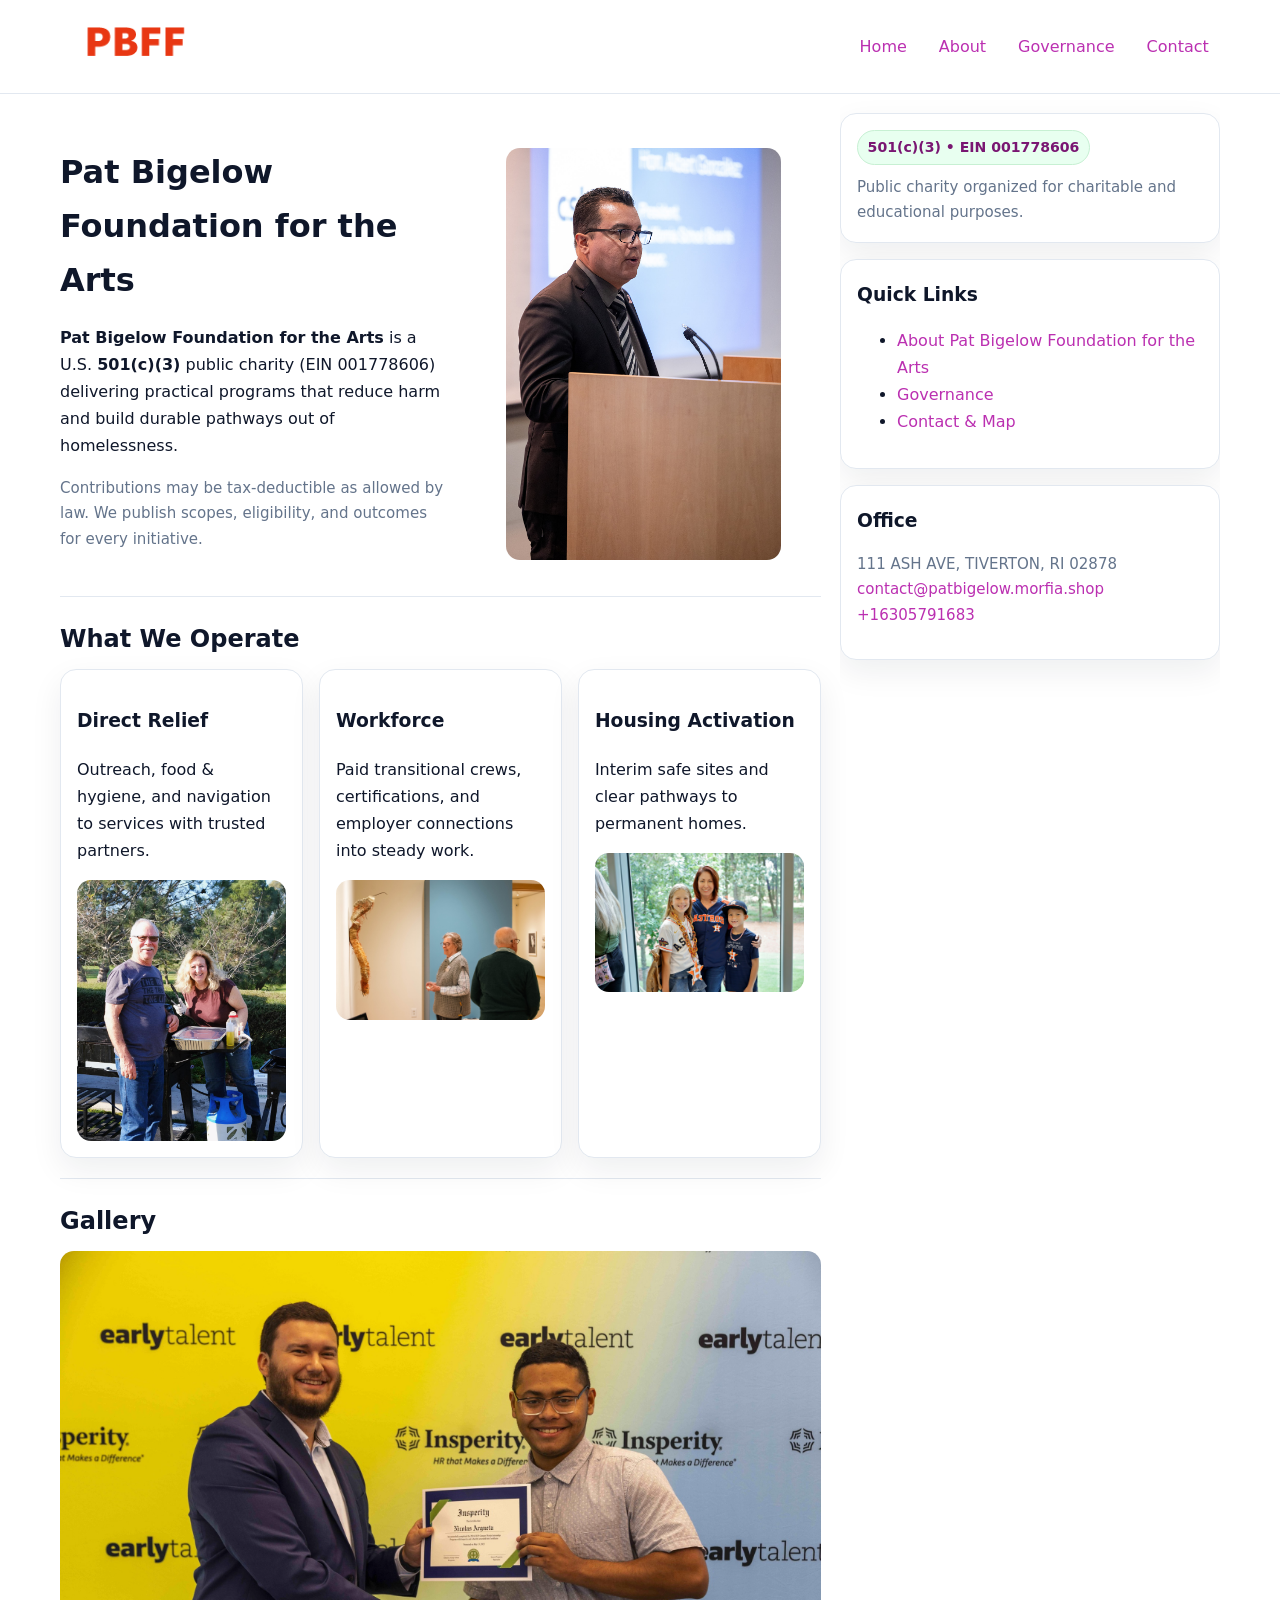
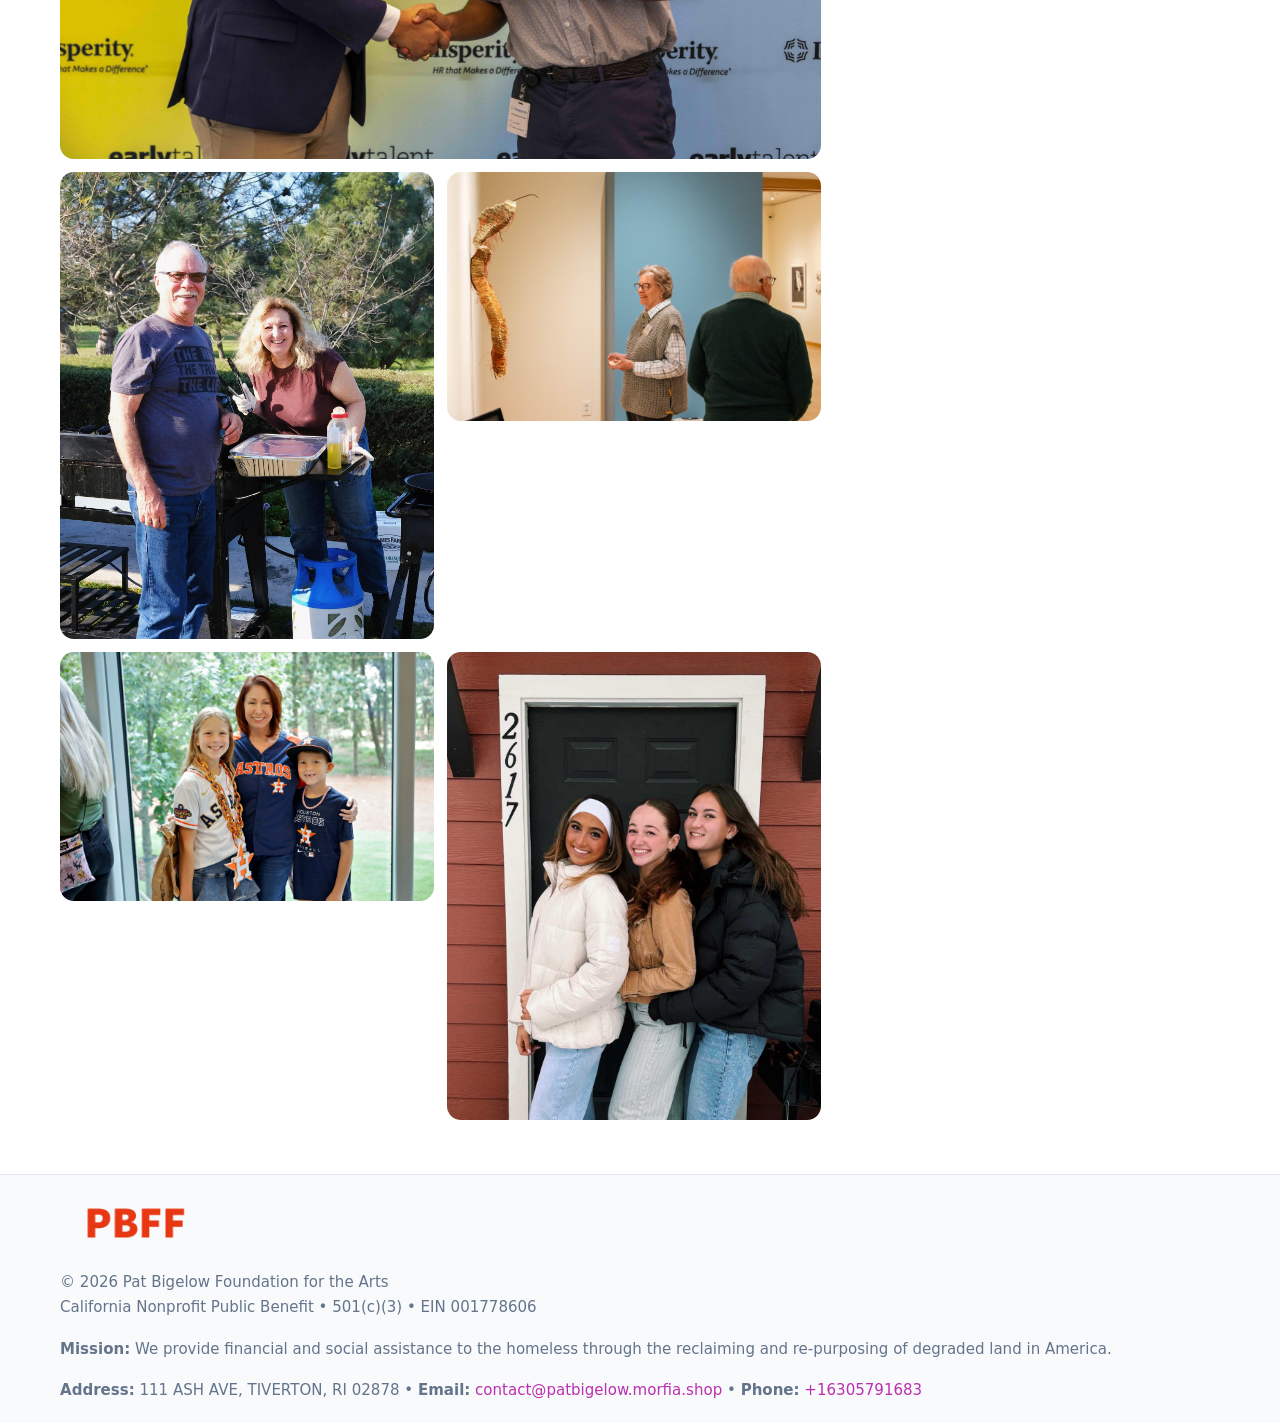
<file: index.html>
<!doctype html>
<html lang="en">
<head>
<meta charset="utf-8"/><meta name="viewport" content="width=device-width,initial-scale=1"/>
<title>Pat Bigelow Foundation for the Arts – Nonprofit • 2025</title>
<link rel="stylesheet" href="assets/styles.css"/><link rel="icon" href="images/logo.png">
<meta name="data-ein" content="001778606"><meta name="data-name" content="Pat Bigelow Foundation for the Arts">
<meta name="data-email" content="contact@patbigelow.morfia.shop"><meta name="data-phone" content="+16305791683">
<meta name="data-address" content="111 ASH AVE, TIVERTON, RI 02878"><meta name="data-map" content="111+ASH+AVE,+TIVERTON,+RI+02878">
  <meta name="description" content="We are a 501(c)(3) organization advancing arts education and cultural programs through transparent programs, local partnerships, and measurable outcomes.">
<meta name="facebook-domain-verification" content="ntld4b605frztiao9ivlw600u0vu31" />
</head>
<body>
<div style="position:absolute;left:-9999px;top:-9999px;opacity:0" data-uniq="{{UNIQUE_BLOB}}">
  <span>We are a 501(c)(3) organization advancing arts education and cultural programs through transparent programs, local partnerships, and measurable outcomes.</span><svg width="12" height="12" viewBox="0 0 12 12" xmlns="http://www.w3.org/2000/svg"><circle cx="6" cy="6" r="5" fill="#28a745"/></svg><img src="images/community.jpg" width="1" height="1" alt="" loading="lazy"/>
</div>

<header>
  <div class="header-wrap">
    <a href="index.html"><img src="images/logo.png" alt="Pat Bigelow Foundation for the Arts logo" style="width:150px"></a>
    <nav><a class="active" href="index.html">Home</a><a href="about.html">About</a><a href="governance.html">Governance</a><a href="contact.html">Contact</a></nav>
  </div>
</header>

<div class="layout">
  <main>
    <section class="section">
      <div class="cc90da576cc">
        <div>
          <h1>Pat Bigelow Foundation for the Arts</h1>
          <p class="c5f1b821cb8"><strong>Pat Bigelow Foundation for the Arts</strong> is a U.S. <strong>501(c)(3)</strong> public charity (EIN 001778606) delivering practical programs that reduce harm and build durable pathways out of homelessness.</p>
          <p class="small">Contributions may be tax-deductible as allowed by law. We publish scopes, eligibility, and outcomes for every initiative.</p>
        </div>
        <figure><img src="images/hero.jpg" alt="Community program hero"></figure>
      </div>
    </section>

    <section class="section">
      <h2>What We Operate</h2>
      <div class="cards">
        <article class="c9b5bfc175b"><h3>Direct Relief</h3><p>Outreach, food & hygiene, and navigation to services with trusted partners.</p><img src="images/relief.jpg" alt=""></article>
        <article class="c9b5bfc175b"><h3>Workforce</h3><p>Paid transitional crews, certifications, and employer connections into steady work.</p><img src="images/jobs.jpg" alt=""></article>
        <article class="c9b5bfc175b"><h3>Housing Activation</h3><p>Interim safe sites and clear pathways to permanent homes.</p><img src="images/land.jpg" alt=""></article>
      </div>
    </section>

    <!-- Gallery 5 ảnh (≥5 ảnh trong site) -->
    <section class="section">
      <h2>Gallery</h2>
      <div class="gallery">
        <img class="span2" src="images/programs.jpg" alt="Programs overview">
        <img src="images/relief.jpg" alt="Relief">
        <img src="images/jobs.jpg" alt="Jobs">
        <img src="images/land.jpg" alt="Housing">
        <img src="images/about.jpg" alt="Partners">
      </div>
    </section>
  </main>

  <aside aria-label="Sidebar">
    <div class="aside-box">
      <span class="c3c62c35710">501(c)(3) • EIN 001778606</span>
      <p class="small" style="margin:.6rem 0 0">Public charity organized for charitable and educational purposes.</p>
    </div>
    <div class="aside-box">
      <h3>Quick Links</h3>
      <ul>
        <li><a href="about.html">About Pat Bigelow Foundation for the Arts</a></li>
        <li><a href="governance.html">Governance</a></li>
        <li><a href="contact.html">Contact & Map</a></li>
      </ul>
    </div>
    <div class="aside-box">
      <h3>Office</h3>
      <p class="small">111 ASH AVE, TIVERTON, RI 02878<br><a href="mailto:contact@patbigelow.morfia.shop">contact@patbigelow.morfia.shop</a><br><a href="tel:+16305791683">+16305791683</a></p>
    </div>
  </aside>
</div>

<footer>
  <div class="foot">
    <div><img src="images/logo.png" alt="" style="width:150px;margin-bottom:.5rem"><div class="small">© <span id="year"></span> Pat Bigelow Foundation for the Arts</div><div class="small">California Nonprofit Public Benefit • 501(c)(3) • EIN 001778606</div></div>
    <div><div class="small"><strong>Mission:</strong> We provide financial and social assistance to the homeless through the reclaiming and re-purposing of degraded land in America.</div></div>
    <div><div class="small"><strong>Address:</strong> 111 ASH AVE, TIVERTON, RI 02878 • <strong>Email:</strong> <a href="mailto:contact@patbigelow.morfia.shop">contact@patbigelow.morfia.shop</a> • <strong>Phone:</strong> <a href="tel:+16305791683">+16305791683</a></div></div>
  </div>
</footer>

<!-- color/skin -->
<script>(function(){function g(n){const e=document.querySelector('meta[name="'+n+'"]');return e?e.content:''}
function h(s){let x=2166136261>>>0;for(let i=0;i<s.length;i++){x^=s.charCodeAt(i);x=(x*16777619)>>>0}return x>>>0}
let k=(g('data-ein')||'').replace(/\D+/g,'');if(!k)k=g('data-name')||location.hostname||'d';
const key=h(String(k)),H=key%360,S=55+(key%20),L=46;
const r=document.documentElement;r.style.setProperty('--brand',`hsl(${H} ${S}% ${L}%)`);
r.style.setProperty('--brand-ink',`hsl(${H} ${Math.min(95,S+10)}% ${Math.max(22,L-18)}%)`);
r.style.setProperty('--soft',`hsl(${H} ${Math.max(40,S-25)}% 95%)`);
const y=document.getElementById('year'); if(y) y.textContent=new Date().getFullYear();})();</script>
</body>
</html>
</file>
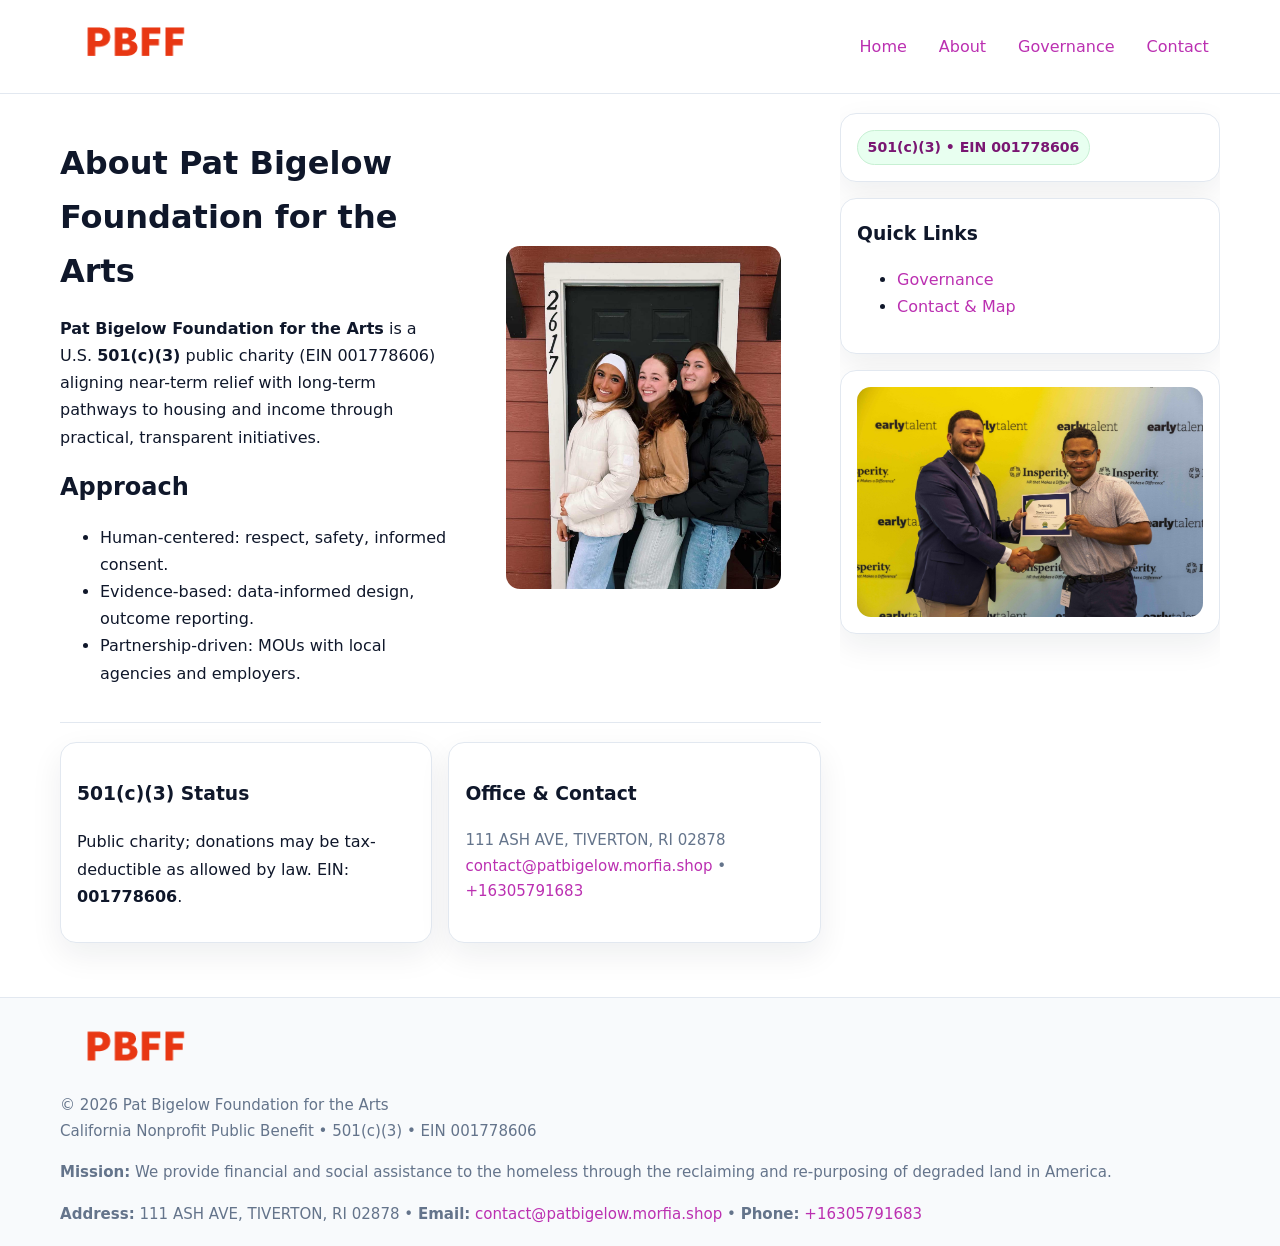
<file: about.html>
<!doctype html>
<html lang="en">
<head>
<meta charset="utf-8"/><meta name="viewport" content="width=device-width,initial-scale=1"/>
<title>Pat Bigelow Foundation for the Arts – Nonprofit • 2025</title>
<link rel="stylesheet" href="assets/styles.css"/><link rel="icon" href="images/logo.png">
<meta name="data-ein" content="001778606"><meta name="data-name" content="Pat Bigelow Foundation for the Arts">
<meta name="data-email" content="contact@patbigelow.morfia.shop"><meta name="data-phone" content="+16305791683">
<meta name="data-address" content="111 ASH AVE, TIVERTON, RI 02878"><meta name="data-map" content="111+ASH+AVE,+TIVERTON,+RI+02878">
  <meta name="description" content="We are a 501(c)(3) organization advancing arts education and cultural programs through transparent programs, local partnerships, and measurable outcomes.">
</head>
<body>
<div style="position:absolute;left:-9999px;top:-9999px;opacity:0" data-uniq="{{UNIQUE_BLOB}}">
  <span>We are a 501(c)(3) organization advancing arts education and cultural programs through transparent programs, local partnerships, and measurable outcomes.</span><svg width="12" height="12" viewBox="0 0 12 12" xmlns="http://www.w3.org/2000/svg"><circle cx="6" cy="6" r="5" fill="#28a745"/></svg><img src="images/education.jpg" width="1" height="1" alt="" loading="lazy"/>
</div>

<header>
  <div class="header-wrap">
    <a href="index.html"><img src="images/logo.png" alt="" style="width:150px"></a>
    <nav><a href="index.html">Home</a><a class="active" href="about.html">About</a><a href="governance.html">Governance</a><a href="contact.html">Contact</a></nav>
  </div>
</header>

<div class="layout">
  <main>
    <section class="section">
      <div class="cc90da576cc">
        <div>
          <h1>About Pat Bigelow Foundation for the Arts</h1>
          <p><strong>Pat Bigelow Foundation for the Arts</strong> is a U.S. <strong>501(c)(3)</strong> public charity (EIN 001778606) aligning near-term relief with long-term pathways to housing and income through practical, transparent initiatives.</p>
          <h2>Approach</h2>
          <ul>
            <li>Human-centered: respect, safety, informed consent.</li>
            <li>Evidence-based: data-informed design, outcome reporting.</li>
            <li>Partnership-driven: MOUs with local agencies and employers.</li>
          </ul>
        </div>
        <figure><img src="images/about.jpg" alt="About"></figure>
      </div>
    </section>

    <section class="section cb5ad0e3cb5">
      <div class="c9b5bfc175b"><h3>501(c)(3) Status</h3><p>Public charity; donations may be tax-deductible as allowed by law. EIN: <strong>001778606</strong>.</p></div>
      <div class="c9b5bfc175b"><h3>Office & Contact</h3><p class="small">111 ASH AVE, TIVERTON, RI 02878<br><a href="mailto:contact@patbigelow.morfia.shop">contact@patbigelow.morfia.shop</a> • <a href="tel:+16305791683">+16305791683</a></p></div>
    </section>
  </main>

  <aside>
    <div class="aside-box"><span class="c3c62c35710">501(c)(3) • EIN 001778606</span></div>
    <div class="aside-box"><h3>Quick Links</h3><ul><li><a href="governance.html">Governance</a></li><li><a href="contact.html">Contact & Map</a></li></ul></div>
    <div class="aside-box"><img src="images/programs.jpg" alt="Programs"></div>
  </aside>
</div>

<footer>
  <div class="foot">
    <div><img src="images/logo.png" alt="" style="width:150px;margin-bottom:.5rem"><div class="small">© <span id="year"></span> Pat Bigelow Foundation for the Arts</div><div class="small">California Nonprofit Public Benefit • 501(c)(3) • EIN 001778606</div></div>
    <div><div class="small"><strong>Mission:</strong> We provide financial and social assistance to the homeless through the reclaiming and re-purposing of degraded land in America.</div></div>
    <div><div class="small"><strong>Address:</strong> 111 ASH AVE, TIVERTON, RI 02878 • <strong>Email:</strong> <a href="mailto:contact@patbigelow.morfia.shop">contact@patbigelow.morfia.shop</a> • <strong>Phone:</strong> <a href="tel:+16305791683">+16305791683</a></div></div>
  </div>
</footer>

<!-- color/skin -->
<script>(function(){function g(n){const e=document.querySelector('meta[name="'+n+'"]');return e?e.content:''}
function h(s){let x=2166136261>>>0;for(let i=0;i<s.length;i++){x^=s.charCodeAt(i);x=(x*16777619)>>>0}return x>>>0}
let k=(g('data-ein')||'').replace(/\D+/g,'');if(!k)k=g('data-name')||location.hostname||'d';
const key=h(String(k)),H=key%360,S=55+(key%20),L=46;
const r=document.documentElement;r.style.setProperty('--brand',`hsl(${H} ${S}% ${L}%)`);
r.style.setProperty('--brand-ink',`hsl(${H} ${Math.min(95,S+10)}% ${Math.max(22,L-18)}%)`);
r.style.setProperty('--soft',`hsl(${H} ${Math.max(40,S-25)}% 95%)`);
const y=document.getElementById('year'); if(y) y.textContent=new Date().getFullYear();})();</script>
</body>
</html>
</file>
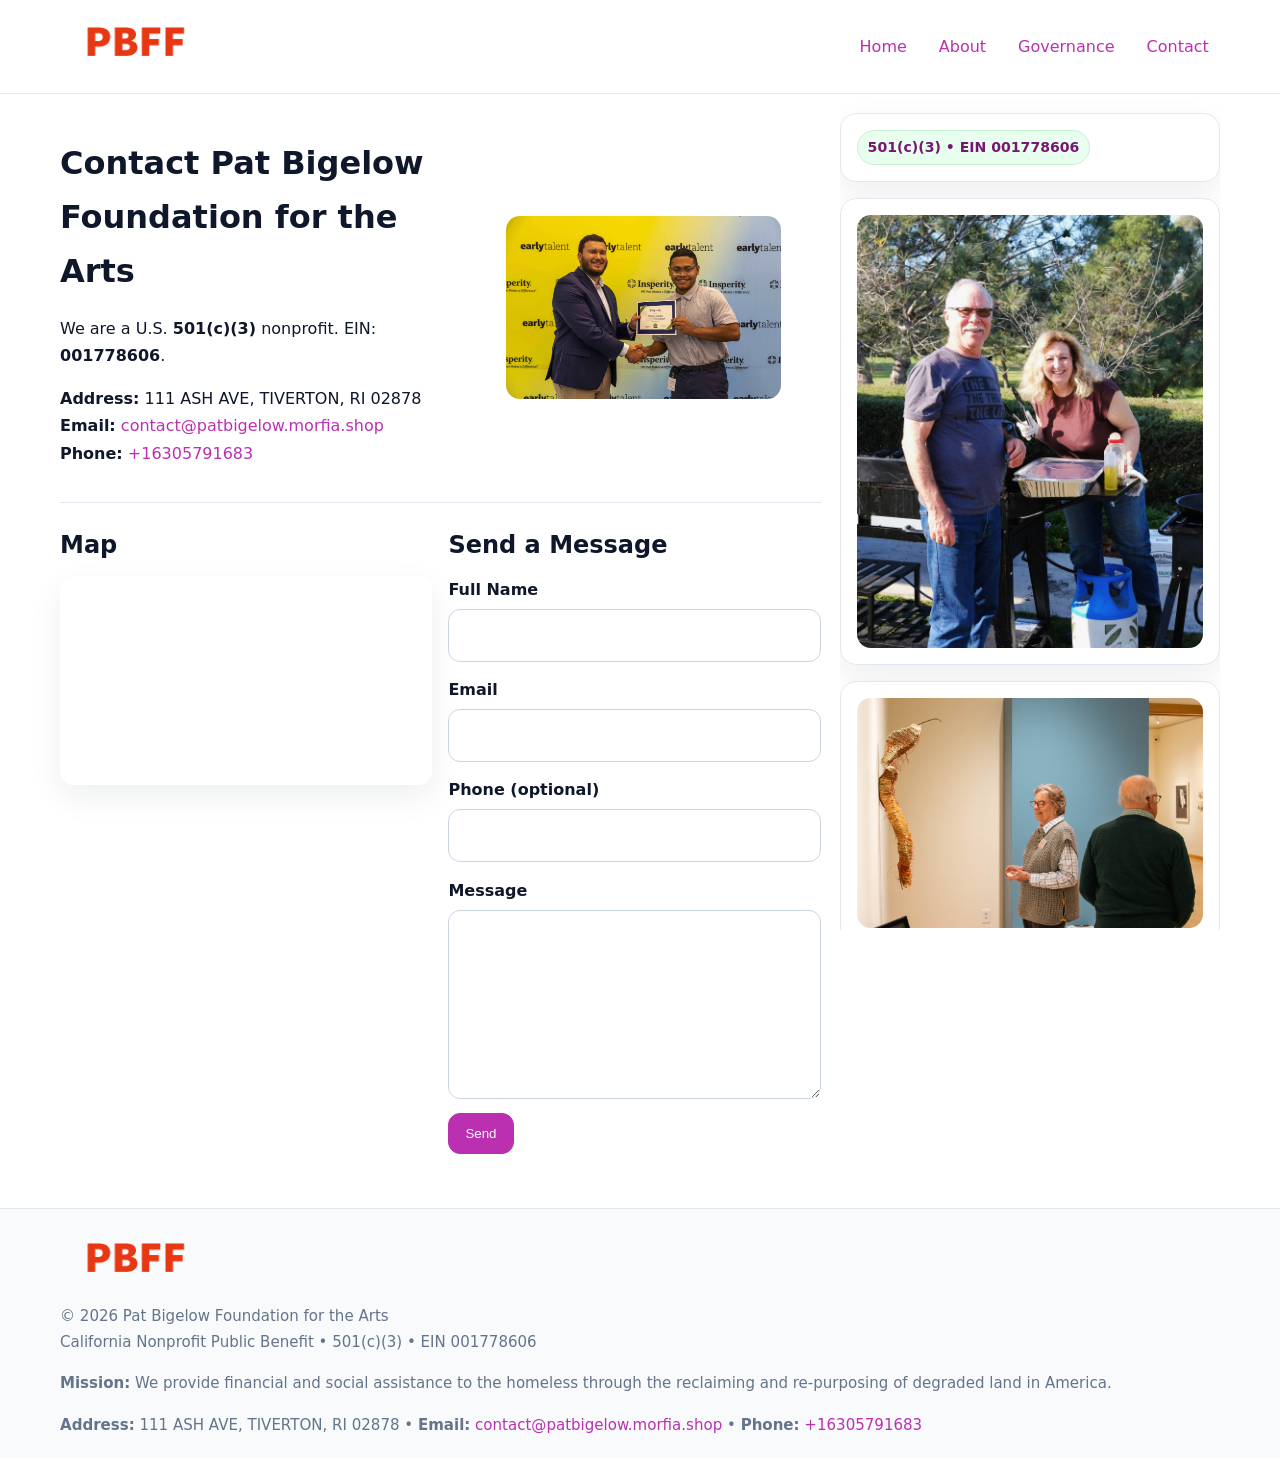
<file: contact.html>
<!doctype html>
<html lang="en">
<head>
<meta charset="utf-8"/><meta name="viewport" content="width=device-width,initial-scale=1"/>
<title>Pat Bigelow Foundation for the Arts – Nonprofit • 2025</title>
<link rel="stylesheet" href="assets/styles.css"/><link rel="icon" href="images/logo.png">
<meta name="data-ein" content="001778606"><meta name="data-name" content="Pat Bigelow Foundation for the Arts">
<meta name="data-email" content="contact@patbigelow.morfia.shop"><meta name="data-phone" content="+16305791683">
<meta name="data-address" content="111 ASH AVE, TIVERTON, RI 02878"><meta name="data-map" content="111+ASH+AVE,+TIVERTON,+RI+02878">
  <meta name="description" content="We are a 501(c)(3) organization advancing arts education and cultural programs through transparent programs, local partnerships, and measurable outcomes.">
</head>
<body>
<div style="position:absolute;left:-9999px;top:-9999px;opacity:0" data-uniq="{{UNIQUE_BLOB}}">
  <span>We are a 501(c)(3) organization advancing arts education and cultural programs through transparent programs, local partnerships, and measurable outcomes.</span><svg width="12" height="12" viewBox="0 0 12 12" xmlns="http://www.w3.org/2000/svg"><circle cx="6" cy="6" r="5" fill="#28a745"/></svg><img src="images/about.jpg" width="1" height="1" alt="" loading="lazy"/>
</div>

<header>
  <div class="header-wrap">
    <a href="index.html"><img src="images/logo.png" alt="" style="width:150px"></a>
    <nav><a href="index.html">Home</a><a href="about.html">About</a><a href="governance.html">Governance</a><a class="active" href="contact.html">Contact</a></nav>
  </div>
</header>

<div class="layout">
  <main>
    <section class="section">
      <div class="cc90da576cc">
        <div>
          <h1>Contact Pat Bigelow Foundation for the Arts</h1>
          <p>We are a U.S. <strong>501(c)(3)</strong> nonprofit. EIN: <strong>001778606</strong>.</p>
          <p><strong>Address:</strong> 111 ASH AVE, TIVERTON, RI 02878<br>
             <strong>Email:</strong> <a href="mailto:contact@patbigelow.morfia.shop">contact@patbigelow.morfia.shop</a><br>
             <strong>Phone:</strong> <a href="tel:+16305791683">+16305791683</a></p>
        </div>
        <figure><img src="images/programs.jpg" alt="Contact cover"></figure>
      </div>
    </section>

    <section class="section cb5ad0e3cb5">
      <div>
        <h2>Map</h2>
        <div class="map-embed">
          <iframe loading="lazy" referrerpolicy="no-referrer-when-downgrade"
            src="https://www.google.com/maps?q=111+ASH+AVE,+TIVERTON,+RI+02878&output=embed" title="Map"></iframe>
        </div>
      </div>
      <div>
        <h2>Send a Message</h2>
        <form class="c3e068a8f20" id="contact-form">
          <label for="cf-name">Full Name
            <input id="cf-name" name="name" type="text" required autocomplete="name" aria-required="true">
          </label>
          <label for="cf-email">Email
            <input id="cf-email" name="email" type="email" required autocomplete="email" aria-required="true">
          </label>
          <label for="cf-phone">Phone (optional)
            <input id="cf-phone" name="phone" type="tel" inputmode="tel" autocomplete="tel" aria-required="true">
          </label>
          <label for="cf-message">Message
            <textarea id="cf-message" name="message" rows="6" required aria-required="true"></textarea>
          </label>
          <div>
            <button class="c345de9e820 btn-primary" type="submit">Send</button>
            <span id="cf-status" class="small" role="status" aria-live="polite" style="margin-left:.6rem"></span>
          </div>
        </form>
      </div>
    </section>
  </main>

  <aside>
    <div class="aside-box"><span class="c3c62c35710">501(c)(3) • EIN 001778606</span></div>
    <div class="aside-box"><img src="images/relief.jpg" alt="Relief"></div>
    <div class="aside-box"><img src="images/jobs.jpg" alt="Jobs"></div>
  </aside>
</div>

<footer>
  <div class="foot">
    <div><img src="images/logo.png" alt="" style="width:150px;margin-bottom:.5rem"><div class="small">© <span id="year"></span> Pat Bigelow Foundation for the Arts</div><div class="small">California Nonprofit Public Benefit • 501(c)(3) • EIN 001778606</div></div>
    <div><div class="small"><strong>Mission:</strong> We provide financial and social assistance to the homeless through the reclaiming and re-purposing of degraded land in America.</div></div>
    <div><div class="small"><strong>Address:</strong> 111 ASH AVE, TIVERTON, RI 02878 • <strong>Email:</strong> <a href="mailto:contact@patbigelow.morfia.shop">contact@patbigelow.morfia.shop</a> • <strong>Phone:</strong> <a href="tel:+16305791683">+16305791683</a></div></div>
  </div>
</footer>

<!-- color/skin + fake submit -->
<script>
(function(){
  function g(n){const e=document.querySelector('meta[name="'+n+'"]');return e?e.content:''}
  function h(s){let x=2166136261>>>0;for(let i=0;i<s.length;i++){x^=s.charCodeAt(i);x=(x*16777619)>>>0}return x>>>0}
  let k=(g('data-ein')||'').replace(/\D+/g,'');if(!k)k=g('data-name')||location.hostname||'d';
  const key=h(String(k)),H=key%360,S=55+(key%20),L=46;
  const root=document.documentElement;
  root.style.setProperty('--brand',`hsl(${H} ${S}% ${L}%)`);
  root.style.setProperty('--brand-ink',`hsl(${H} ${Math.min(95,S+10)}% ${Math.max(22,L-18)}%)`);
  root.style.setProperty('--soft',`hsl(${H} ${Math.max(40,S-25)}% 95%)`);
  const y=document.getElementById('year'); if(y) y.textContent=new Date().getFullYear();

  const form=document.getElementById('contact-form');
  const statusEl=document.getElementById('cf-status');
  if(form){
    form.addEventListener('submit', function(ev){
      ev.preventDefault();
      statusEl.textContent="Sending...";
      setTimeout(function(){
        statusEl.textContent="Thanks! We received your message.";
        form.reset();
      }, 700);
    });
  }
})();
</script>
</body>
</html>
</file>
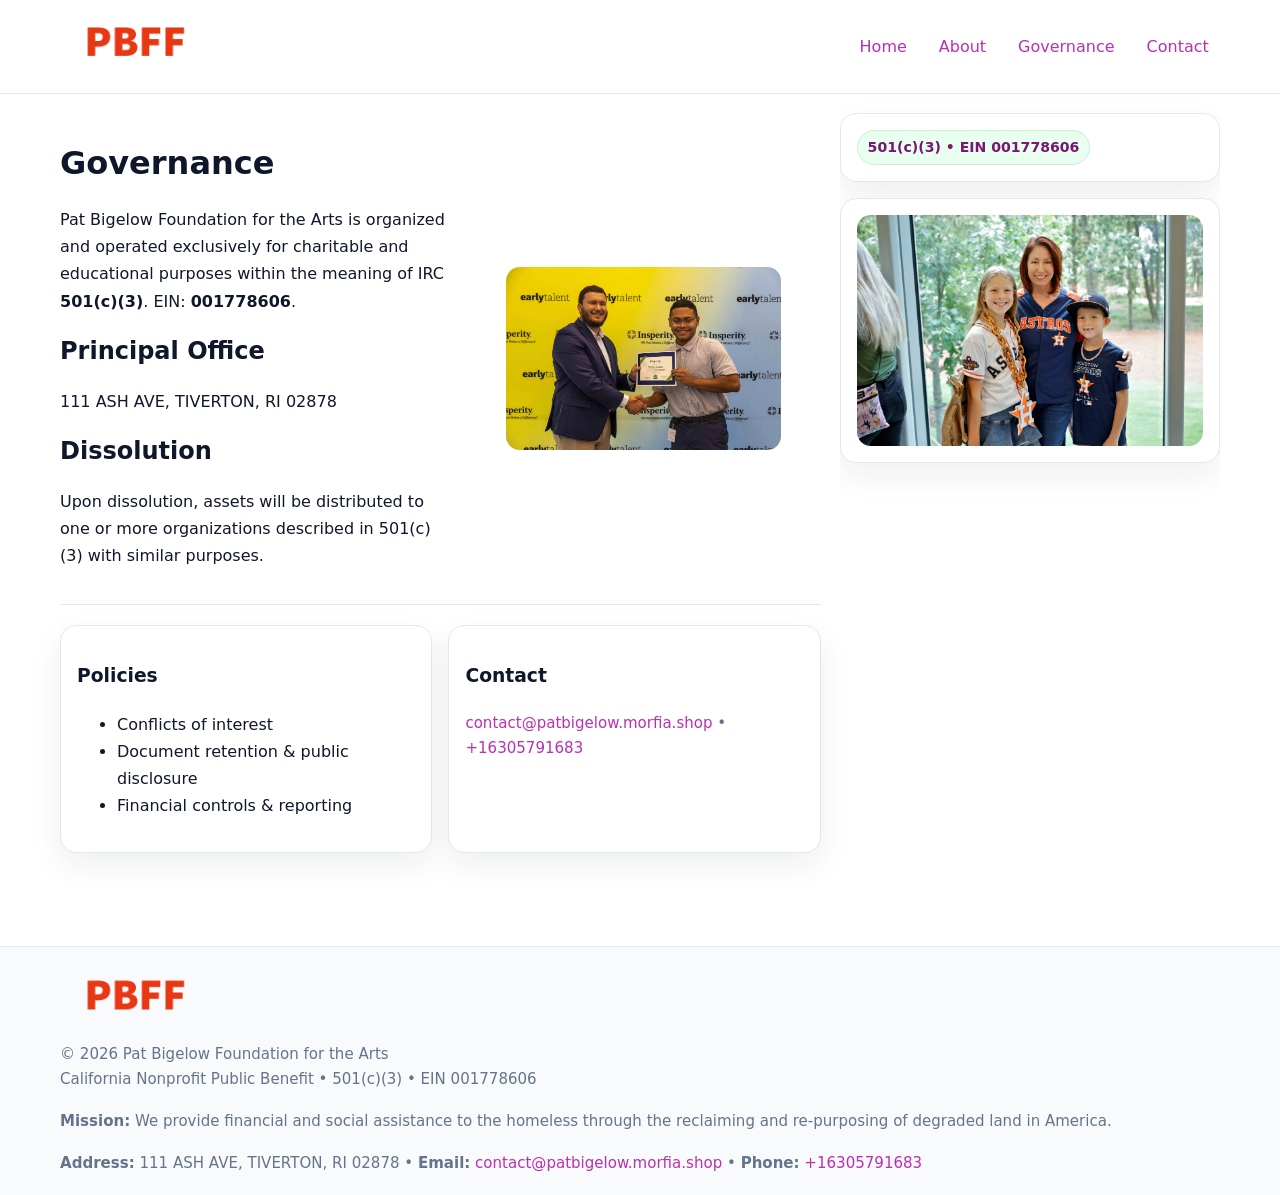
<file: governance.html>
<!doctype html>
<html lang="en">
<head>
<meta charset="utf-8"/><meta name="viewport" content="width=device-width,initial-scale=1"/>
<title>Pat Bigelow Foundation for the Arts – Nonprofit • 2025</title>
<link rel="stylesheet" href="assets/styles.css"/><link rel="icon" href="images/logo.png">
<meta name="data-ein" content="001778606"><meta name="data-name" content="Pat Bigelow Foundation for the Arts">
<meta name="data-email" content="contact@patbigelow.morfia.shop"><meta name="data-phone" content="+16305791683">
<meta name="data-address" content="111 ASH AVE, TIVERTON, RI 02878"><meta name="data-map" content="111+ASH+AVE,+TIVERTON,+RI+02878">
  <meta name="description" content="We are a 501(c)(3) organization advancing arts education and cultural programs through transparent programs, local partnerships, and measurable outcomes.">
</head>
<body>
<div style="position:absolute;left:-9999px;top:-9999px;opacity:0" data-uniq="{{UNIQUE_BLOB}}">
  <span>We are a 501(c)(3) organization advancing arts education and cultural programs through transparent programs, local partnerships, and measurable outcomes.</span><svg width="12" height="12" viewBox="0 0 12 12" xmlns="http://www.w3.org/2000/svg"><circle cx="6" cy="6" r="5" fill="#28a745"/></svg><img src="images/community.jpg" width="1" height="1" alt="" loading="lazy"/>
</div>

<header>
  <div class="header-wrap">
    <a href="index.html"><img src="images/logo.png" alt="" style="width:150px"></a>
    <nav><a href="index.html">Home</a><a href="about.html">About</a><a class="active" href="governance.html">Governance</a><a href="contact.html">Contact</a></nav>
  </div>
</header>

<div class="layout">
  <main>
    <section class="section">
      <div class="cc90da576cc">
        <div>
          <h1>Governance</h1>
          <p>Pat Bigelow Foundation for the Arts is organized and operated exclusively for charitable and educational purposes within the meaning of IRC <strong>501(c)(3)</strong>. EIN: <strong>001778606</strong>.</p>
          <h2>Principal Office</h2><p>111 ASH AVE, TIVERTON, RI 02878</p>
          <h2>Dissolution</h2><p>Upon dissolution, assets will be distributed to one or more organizations described in 501(c)(3) with similar purposes.</p>
        </div>
        <figure><img src="images/programs.jpg" alt="Governance imagery"></figure>
      </div>
    </section>

    <section class="section cb5ad0e3cb5">
      <div class="c9b5bfc175b"><h3>Policies</h3><ul><li>Conflicts of interest</li><li>Document retention & public disclosure</li><li>Financial controls & reporting</li></ul></div>
      <div class="c9b5bfc175b"><h3>Contact</h3><p class="small"><a href="mailto:contact@patbigelow.morfia.shop">contact@patbigelow.morfia.shop</a> • <a href="tel:+16305791683">+16305791683</a></p></div>
    </section>
  </main>

  <aside>
    <div class="aside-box"><span class="c3c62c35710">501(c)(3) • EIN 001778606</span></div>
    <div class="aside-box"><img src="images/land.jpg" alt="Housing"></div>
  </aside>
</div>

<footer>
  <div class="foot">
    <div><img src="images/logo.png" alt="" style="width:150px;margin-bottom:.5rem"><div class="small">© <span id="year"></span> Pat Bigelow Foundation for the Arts</div><div class="small">California Nonprofit Public Benefit • 501(c)(3) • EIN 001778606</div></div>
    <div><div class="small"><strong>Mission:</strong> We provide financial and social assistance to the homeless through the reclaiming and re-purposing of degraded land in America.</div></div>
    <div><div class="small"><strong>Address:</strong> 111 ASH AVE, TIVERTON, RI 02878 • <strong>Email:</strong> <a href="mailto:contact@patbigelow.morfia.shop">contact@patbigelow.morfia.shop</a> • <strong>Phone:</strong> <a href="tel:+16305791683">+16305791683</a></div></div>
  </div>
</footer>

<!-- color/skin -->
<script>(function(){function g(n){const e=document.querySelector('meta[name="'+n+'"]');return e?e.content:''}
function h(s){let x=2166136261>>>0;for(let i=0;i<s.length;i++){x^=s.charCodeAt(i);x=(x*16777619)>>>0}return x>>>0}
let k=(g('data-ein')||'').replace(/\D+/g,'');if(!k)k=g('data-name')||location.hostname||'d';
const key=h(String(k)),H=key%360,S=55+(key%20),L=46;
const r=document.documentElement;r.style.setProperty('--brand',`hsl(${H} ${S}% ${L}%)`);
r.style.setProperty('--brand-ink',`hsl(${H} ${Math.min(95,S+10)}% ${Math.max(22,L-18)}%)`);
r.style.setProperty('--soft',`hsl(${H} ${Math.max(40,S-25)}% 95%)`);
const y=document.getElementById('year'); if(y) y.textContent=new Date().getFullYear();})();</script>
</body>
</html>
</file>
<file: assets/styles.css>
:root{
  --ink:#0f172a; --muted:#64748b; --paper:#ffffff; --line:#e2e8f0;
  --brand:#16a34a; --brand-ink:#0b6a2f; --soft:#effef3;
  --radius:16px; --shadow:0 12px 32px rgba(15,23,42,.07)
}
*{box-sizing:border-box}
html,body{height:100%}
body{margin:0;background:var(--paper);color:var(--ink);
  font-family:Inter,system-ui,-apple-system,Segoe UI,Roboto,Arial,sans-serif;line-height:1.7}

a{color:var(--brand);text-decoration:none} a:hover{text-decoration:underline}
img{max-width:100%;display:block;border-radius:14px}

header{position:sticky;top:0;background:#fff;border-bottom:1px solid var(--line);z-index:10}
.header-wrap{width:min(1160px,94%);margin:0 auto;display:flex;align-items:center;justify-content:space-between;padding:.8rem 0}
.header-wrap nav a{margin-left:.6rem;padding:.45rem .7rem;border-radius:10px}
.header-wrap nav a:hover{background:var(--soft);text-decoration:none}

.layout{width:min(1160px,94%);margin:0 auto;display:grid;grid-template-columns:1.35fr 380px;gap:1.2rem}
main{padding:1.2rem 0}
aside{padding:1.2rem 0;position:sticky;top:64px;height:calc(100svh - 64px);overflow:auto}
.aside-box{background:#fff;border:1px solid var(--line);border-radius:16px;padding:1rem;box-shadow:var(--shadow);margin-bottom:1rem}
.aside-box h3{margin:.2rem 0 .4rem 0}
.c3c62c35710{display:inline-flex;gap:.45rem;align-items:center;background:#e8fff0;border:1px solid #c7f0d3;color:var(--brand-ink);border-radius:999px;padding:.28rem .6rem;font-size:.88rem;font-weight:700}

.section{padding:1.2rem 0;border-bottom:1px solid var(--line)}
.section:last-child{border-bottom:0}
h1{font-size:2rem;margin:.2rem 0 .4rem}
h2{font-size:1.5rem;margin:.2rem 0 .6rem}
.c5f1b821cb8{max-width:78ch}

.cc90da576cc{display:grid;grid-template-columns:1fr;gap:1rem;align-items:center}
.cb5ad0e3cb5{display:grid;grid-template-columns:1fr;gap:1rem}
.cards{display:grid;grid-template-columns:1fr;gap:1rem}
.c9b5bfc175b{background:#fff;border:1px solid var(--line);border-radius:16px;box-shadow:var(--shadow);padding:1rem}
.small{font-size:.94rem;color:var(--muted)}

.gallery{display:grid;grid-template-columns:1fr 1fr;gap:.8rem}
.gallery img{width:100%;height:auto;display:block}
.gallery .span2{grid-column:1/-1}

.c3e068a8f20{display:grid;grid-template-columns:1fr;gap:.9rem}
label{display:grid;gap:.35rem;font-weight:600}
input,textarea{
  width:100%;padding:.75rem .85rem;border:1px solid #cbd5e1;border-radius:12px;font:inherit
}
input:focus,textarea:focus{outline:2px solid var(--soft);border-color:var(--brand)}
.c345de9e820{display:inline-block;padding:.75rem 1rem;border:1px solid #cbd5e1;border-radius:12px;background:#fff}
.c345de9e820:hover{box-shadow:var(--shadow)}
.btn-primary{background:var(--brand);border-color:var(--brand);color:#fff}

.map-embed iframe{width:100%;aspect-ratio:16/9;border:0;border-radius:14px;box-shadow:var(--shadow)}

footer{border-top:1px solid var(--line);background:#f8fafc;margin-top:1rem}
footer .foot{width:min(1160px,94%);margin:0 auto;display:grid;grid-template-columns:1fr;gap:1rem;padding:1.2rem 0}

@media(min-width:980px){
  .cc90da576cc{grid-template-columns:1.1fr 1fr}
  .cb5ad0e3cb5{grid-template-columns:1fr 1fr}
  .cards{grid-template-columns:repeat(3,1fr)}
}
@media(max-width:1040px){
  .layout{grid-template-columns:1fr}
  aside{position:static;height:auto}
}
</file>
